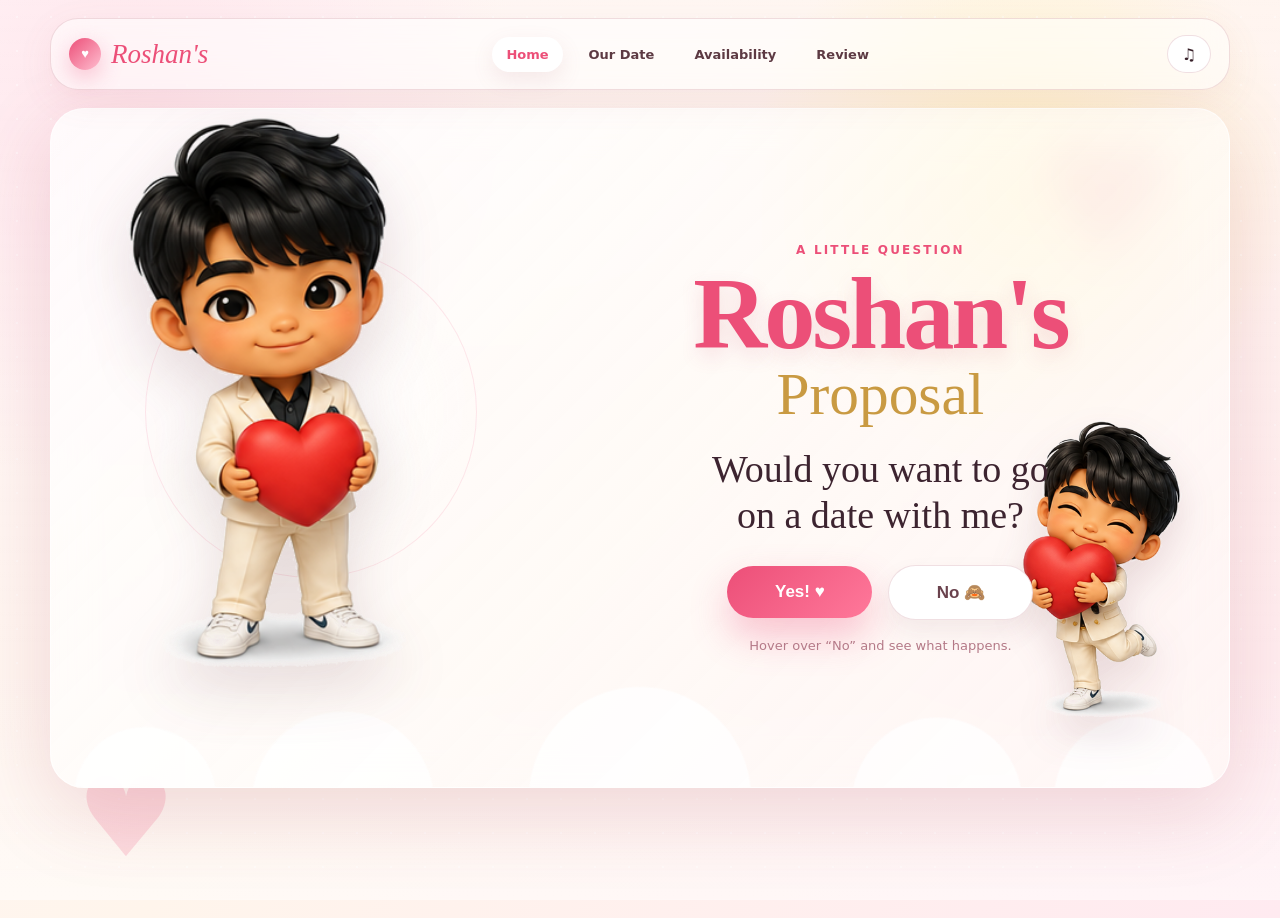
<file: index.html>
<!DOCTYPE html>
<html lang="en">
<head>
  <meta charset="UTF-8" />
  <meta name="viewport" content="width=device-width, initial-scale=1.0" />
  <title>Roshan's Proposal</title>
  <link rel="stylesheet" href="assets/css/style.css" />
</head>
<body>
  <div class="gradient-bg"></div><div class="sparkle-layer"></div>
  <main class="app-shell">
    <nav class="topbar">
      <a class="brand" href="index.html"><span class="brand-orb"></span><span>Roshan's</span></a>
      <div class="nav-links"><a class="active" href="index.html">Home</a><a href="cuisine.html">Our Date</a><a href="availability.html">Availability</a><a href="review.html">Review</a></div>
      <span class="music-pill">♫</span>
    </nav>

    <section class="glass-card hero-card">
      <div class="clouds"></div>
      <div class="hero-visual">
        <img class="main-chibi" src="assets/img/chibi/heart_stand.png" alt="Animated Roshan holding a heart" />
      </div>
      <div class="hero-copy">
        <p class="eyebrow">A little question</p>
        <h1 class="script-title">Roshan's <span>Proposal</span></h1>
        <p class="question">Would you want to go<br />on a date with me?</p>
        <div class="button-row">
          <button id="yesBtn" class="btn btn-primary" type="button">Yes! ♥</button>
          <button id="noBtn" class="btn btn-ghost" type="button">No 🙈</button>
        </div>
        <p class="hint">Hover over “No” and see what happens.</p>
      </div>
      <img class="mini-chibi mini-heart" src="assets/img/chibi/heart_hug.png" alt="Mini chibi hugging heart" />
    </section>
  </main>
  <script src="config.js"></script>
  <script src="assets/js/app.js"></script>
</body>
</html>
</file>
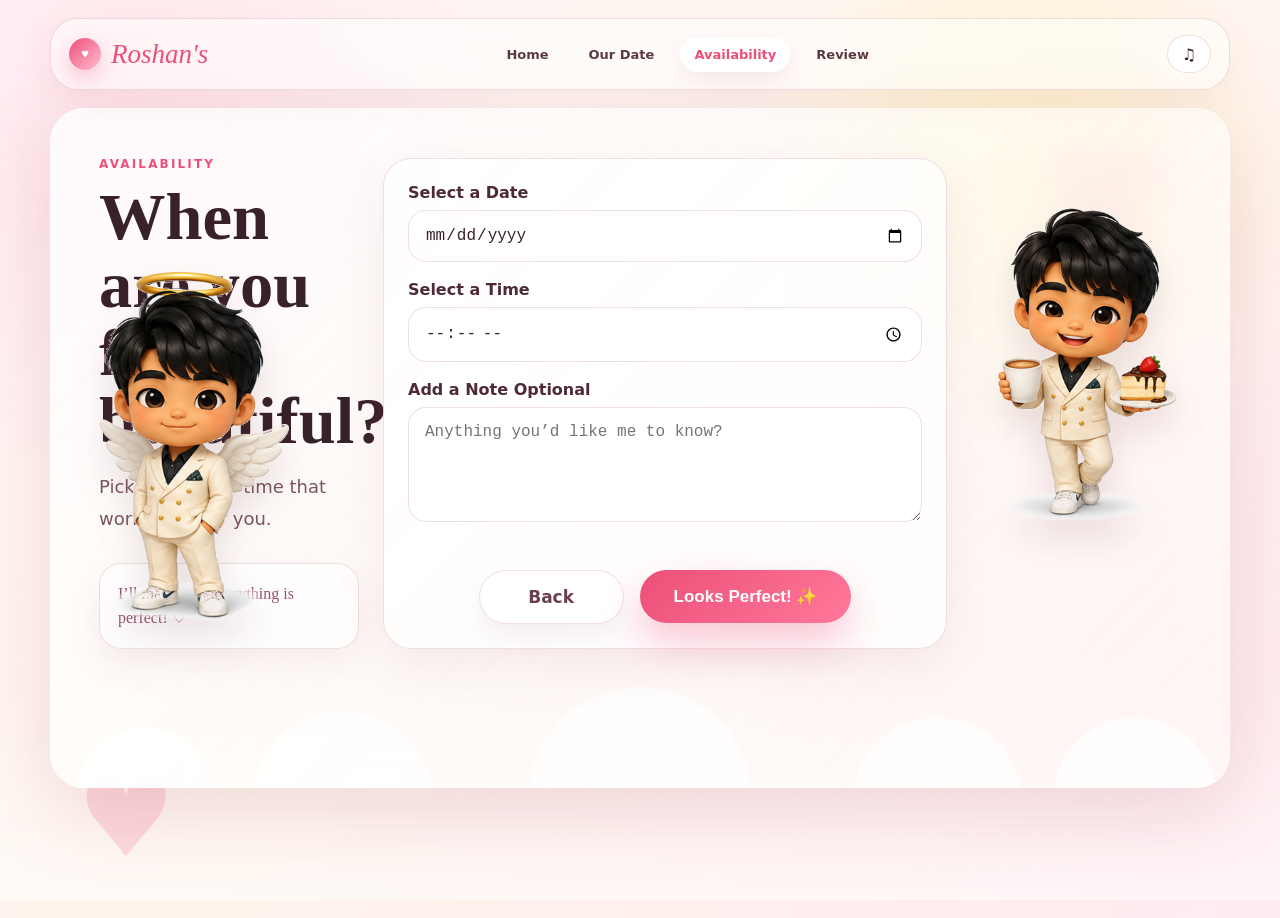
<file: availability.html>
<!DOCTYPE html>
<html lang="en">
<head>
  <meta charset="UTF-8" />
  <meta name="viewport" content="width=device-width, initial-scale=1.0" />
  <title>Roshan's Proposal | Availability</title>
  <link rel="stylesheet" href="assets/css/style.css" />
</head>
<body>
  <div class="gradient-bg"></div><div class="sparkle-layer"></div>
  <main class="app-shell">
    <nav class="topbar">
      <a class="brand" href="index.html"><span class="brand-orb"></span><span>Roshan's</span></a>
      <div class="nav-links"><a href="index.html">Home</a><a href="cuisine.html">Our Date</a><a class="active" href="availability.html">Availability</a><a href="review.html">Review</a></div>
      <span class="music-pill">♫</span>
    </nav>

    <section class="glass-card">
      <div class="clouds"></div>
      <div class="page-grid">
        <div class="page-copy">
          <p class="eyebrow">Availability</p>
          <h1>When are you free, beautiful?</h1>
          <p class="subtitle">Pick a date and time that works best for you.</p>
          <img class="mini-chibi mini-angel" src="assets/img/chibi/angel.png" alt="Angel chibi" />
          <div class="small-card">I’ll make sure everything is perfect! ♡</div>
        </div>
        <div class="form-card">
          <div class="field"><label class="field-label" for="dateInput">Select a Date</label><input class="input" id="dateInput" type="date" /></div>
          <div class="field"><label class="field-label" for="timeInput">Select a Time</label><input class="input" id="timeInput" type="time" /></div>
          <div class="field"><label class="field-label" for="noteInput">Add a Note Optional</label><textarea class="input" id="noteInput" placeholder="Anything you’d like me to know?"></textarea></div>
          <p class="status" id="statusText"></p>
          <div class="action-row"><a class="btn btn-ghost" href="cuisine.html">Back</a><button id="toReview" class="btn btn-primary" type="button">Looks Perfect! ✨</button></div>
        </div>
        <div class="side-deco"><img class="mini-chibi mini-dessert" src="assets/img/chibi/dessert.png" alt="Chibi with dessert" /></div>
      </div>
    </section>
  </main>
  <script src="config.js"></script><script src="assets/js/app.js"></script>
</body>
</html>
</file>
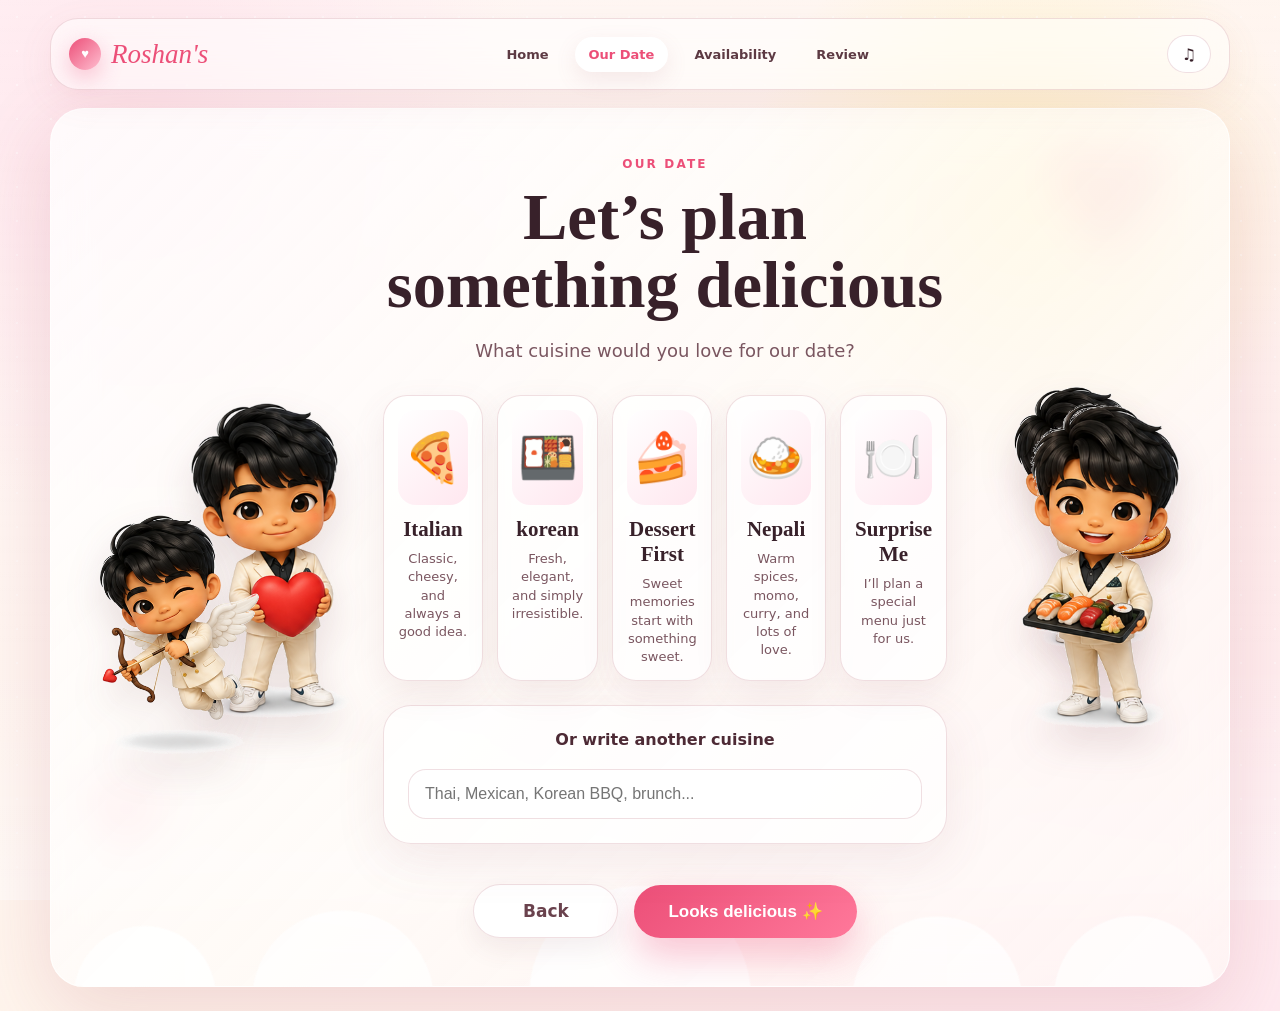
<file: cuisine.html>
<!DOCTYPE html>
<html lang="en">
<head>
  <meta charset="UTF-8" />
  <meta name="viewport" content="width=device-width, initial-scale=1.0" />
  <title>Roshan's Proposal | Cuisine</title>
  <link rel="stylesheet" href="assets/css/style.css" />
</head>
<body>
  <div class="gradient-bg"></div><div class="sparkle-layer"></div>
  <main class="app-shell">
    <nav class="topbar">
      <a class="brand" href="index.html"><span class="brand-orb"></span><span>Roshan's</span></a>
      <div class="nav-links"><a href="index.html">Home</a><a class="active" href="cuisine.html">Our Date</a><a href="availability.html">Availability</a><a href="review.html">Review</a></div>
      <span class="music-pill">♫</span>
    </nav>

    <section class="glass-card">
      <div class="clouds"></div>
      <div class="page-grid">
        <div class="side-deco">
          <img class="mini-chibi mini-heart" src="assets/img/chibi/heart_stand.png" alt="Chibi with heart" />
          <img class="mini-chibi mini-cupid" src="assets/img/chibi/cupid_fly.png" alt="Chibi cupid" />
        </div>
        <div class="page-copy" style="text-align:center;">
          <p class="eyebrow">Our date</p>
          <h1>Let’s plan something delicious</h1>
          <p class="subtitle">What cuisine would you love for our date?</p>

          <div class="options-grid">
            <article class="option-card" data-cuisine="Italian"><div class="food-img">🍕</div><h3>Italian</h3><p>Classic, cheesy, and always a good idea.</p></article>
            <article class="option-card" data-cuisine="Korean"><div class="food-img">🍱</div><h3>korean</h3><p>Fresh, elegant, and simply irresistible.</p></article>
            <article class="option-card" data-cuisine="Dessert First"><div class="food-img">🍰</div><h3>Dessert First</h3><p>Sweet memories start with something sweet.</p></article>
            <article class="option-card" data-cuisine="Nepali"><div class="food-img">🍛</div><h3> Nepali</h3><p>Warm spices, momo, curry, and lots of love.</p></article>
            <article class="option-card" data-cuisine="Surprise Me"><div class="food-img">🍽️</div><h3>Surprise Me</h3><p>I’ll plan a special menu just for us.</p></article>
          </div>

          <div class="custom-box">
            <label class="field-label" for="customCuisine">Or write another cuisine</label>
            <input class="input" id="customCuisine" type="text" placeholder="Thai, Mexican, Korean BBQ, brunch..." />
          </div>

          <p class="status" id="statusText"></p>
          <div class="action-row"><a class="btn btn-ghost" href="index.html">Back</a><button id="toAvailability" class="btn btn-primary" type="button">Looks delicious ✨</button></div>
        </div>
        <div class="side-deco"><img class="mini-chibi mini-pizza" src="assets/img/chibi/pizza.png" alt="Chibi holding pizza" /><img class="mini-chibi mini-sushi" src="assets/img/chibi/sushi.png" alt="Chibi holding sushi" /></div>
      </div>
    </section>
  </main>
  <script src="config.js"></script><script src="assets/js/app.js"></script>
</body>
</html>
</file>
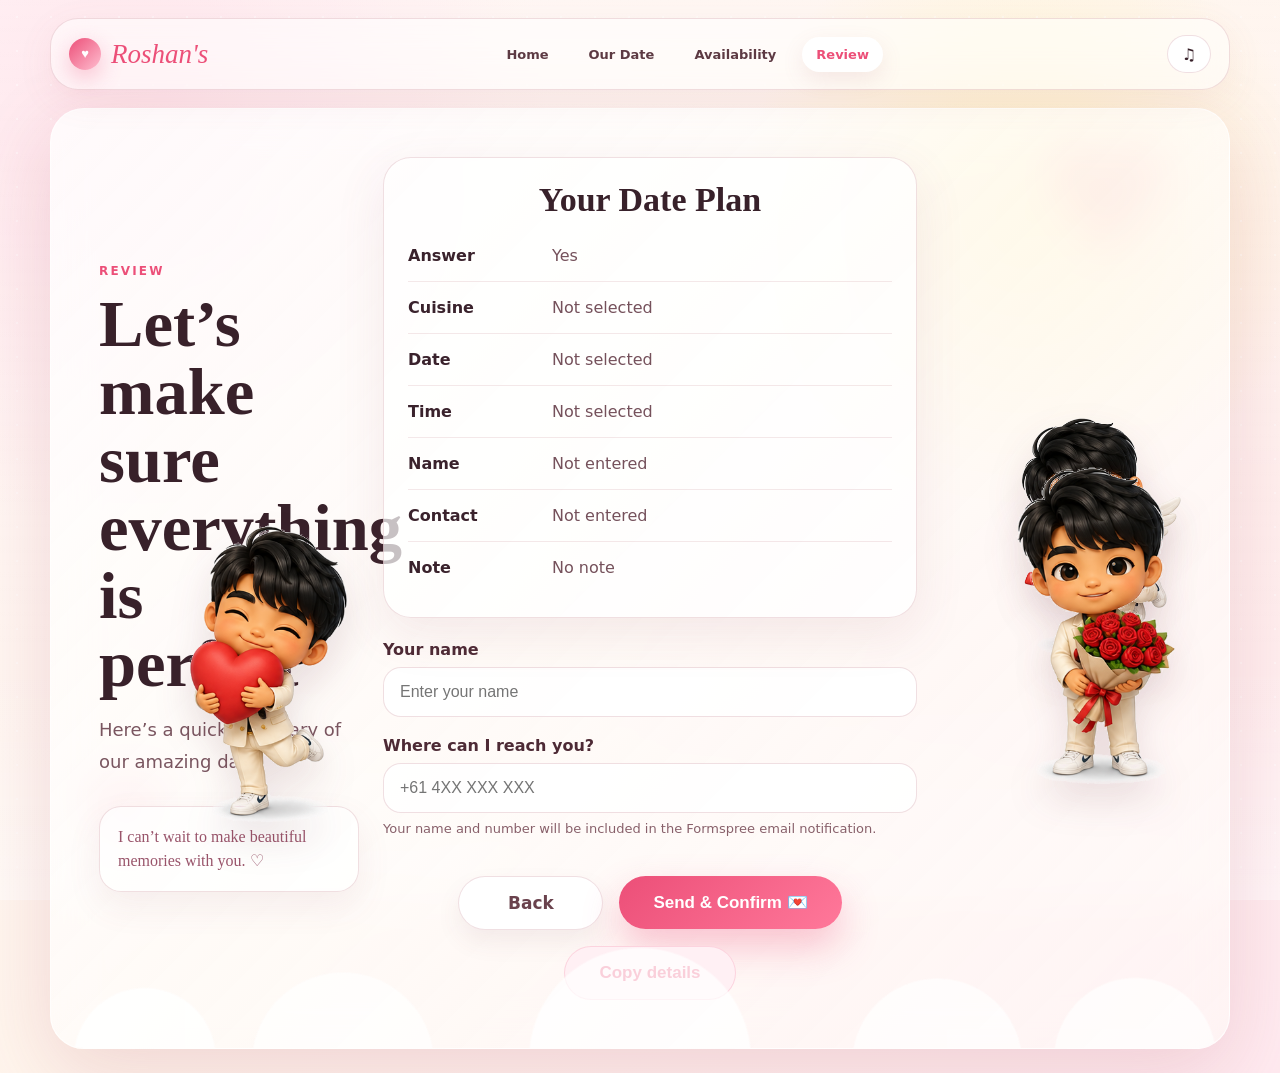
<file: review.html>
<!DOCTYPE html>
<html lang="en">
<head>
  <meta charset="UTF-8" />
  <meta name="viewport" content="width=device-width, initial-scale=1.0" />
  <title>Roshan's Proposal | Review</title>
  <link rel="stylesheet" href="assets/css/style.css" />
</head>
<body>
  <div class="gradient-bg"></div>
  <div class="sparkle-layer"></div>

  <main class="app-shell">
    <nav class="topbar">
      <a class="brand" href="index.html">
        <span class="brand-orb"></span>
        <span>Roshan's</span>
      </a>

      <div class="nav-links">
        <a href="index.html">Home</a>
        <a href="cuisine.html">Our Date</a>
        <a href="availability.html">Availability</a>
        <a class="active" href="review.html">Review</a>
      </div>

      <span class="music-pill">♫</span>
    </nav>

    <section class="glass-card review-card">
      <div class="clouds"></div>

      <div class="review-layout">
        <div class="page-copy">
          <p class="eyebrow">Review</p>
          <h1>Let’s make sure everything is perfect</h1>
          <p class="subtitle">Here’s a quick summary of our amazing date.</p>

          <img
            class="mini-chibi mini-heart"
            src="assets/img/chibi/heart_hug.png"
            alt="Chibi hugging heart"
          />

          <div class="small-card">
            I can’t wait to make beautiful memories with you. ♡
          </div>
        </div>

        <form
          name="date-plan"
          id="datePlanForm"
          method="POST"
          action="https://formspree.io/f/mojbokgq"
        >
          <div class="summary-box">
            <h2 style="text-align:center;font-size:34px;margin-bottom:12px;">
              Your Date Plan
            </h2>

            <div class="summary-row">
              <strong>Answer</strong>
              <span>Yes</span>
            </div>

            <div class="summary-row">
              <strong>Cuisine</strong>
              <span id="summaryCuisine">Not selected</span>
            </div>

            <div class="summary-row">
              <strong>Date</strong>
              <span id="summaryDate">Not selected</span>
            </div>

            <div class="summary-row">
              <strong>Time</strong>
              <span id="summaryTime">Not selected</span>
            </div>

            <div class="summary-row">
              <strong>Name</strong>
              <span id="summaryName">Not entered</span>
            </div>

            <div class="summary-row">
              <strong>Contact</strong>
              <span id="summaryContact">Not entered</span>
            </div>

            <div class="summary-row">
              <strong>Note</strong>
              <span id="summaryNote">No note</span>
            </div>
          </div>

          <div class="review-contact">
            <label class="field-label" for="nameInput">Your name</label>
            <input
              class="input"
              id="nameInput"
              name="name"
              type="text"
              placeholder="Enter your name"
              autocomplete="name"
              required
            />

            <br><br>

            <label class="field-label" for="contactInput">Where can I reach you?</label>
            <input
              class="input"
              id="contactInput"
              name="contact"
              type="tel"
              placeholder="+61 4XX XXX XXX"
              autocomplete="tel"
              required
            />

            <p class="field-help">
              Your name and number will be included in the Formspree email notification.
            </p>
          </div>

          <input type="hidden" name="_subject" value="New date proposal response" />
          <input type="hidden" name="answer" id="fsAnswer" value="Yes" />
          <input type="hidden" name="cuisine" id="fsCuisine" />
          <input type="hidden" name="date" id="fsDate" />
          <input type="hidden" name="time" id="fsTime" />
          <input type="hidden" name="person_name" id="fsName" />
          <input type="hidden" name="contact_number" id="fsContact" />
          <input type="hidden" name="note" id="fsNote" />
          <input type="hidden" name="message" id="fsMessage" />

          <p class="status" id="statusText"></p>

          <div class="action-row">
            <a class="btn btn-ghost" href="availability.html">Back</a>
            <button class="btn btn-primary" id="submitPlanBtn" type="submit">
              Send & Confirm 💌
            </button>
            <button class="btn btn-soft" id="copyPlanBtn" type="button">
              Copy details
            </button>
          </div>
        </form>

        <div class="side-deco">
          <img
            class="mini-chibi mini-cupid"
            src="assets/img/chibi/cupid_fly.png"
            alt="Cupid chibi"
          />

          <img
            class="mini-chibi mini-bouquet"
            src="assets/img/chibi/bouquet.png"
            alt="Chibi with bouquet"
          />
        </div>
      </div>
    </section>
  </main>

  <script src="config.js"></script>
  <script src="assets/js/app.js"></script>
</body>
</html>
</file>
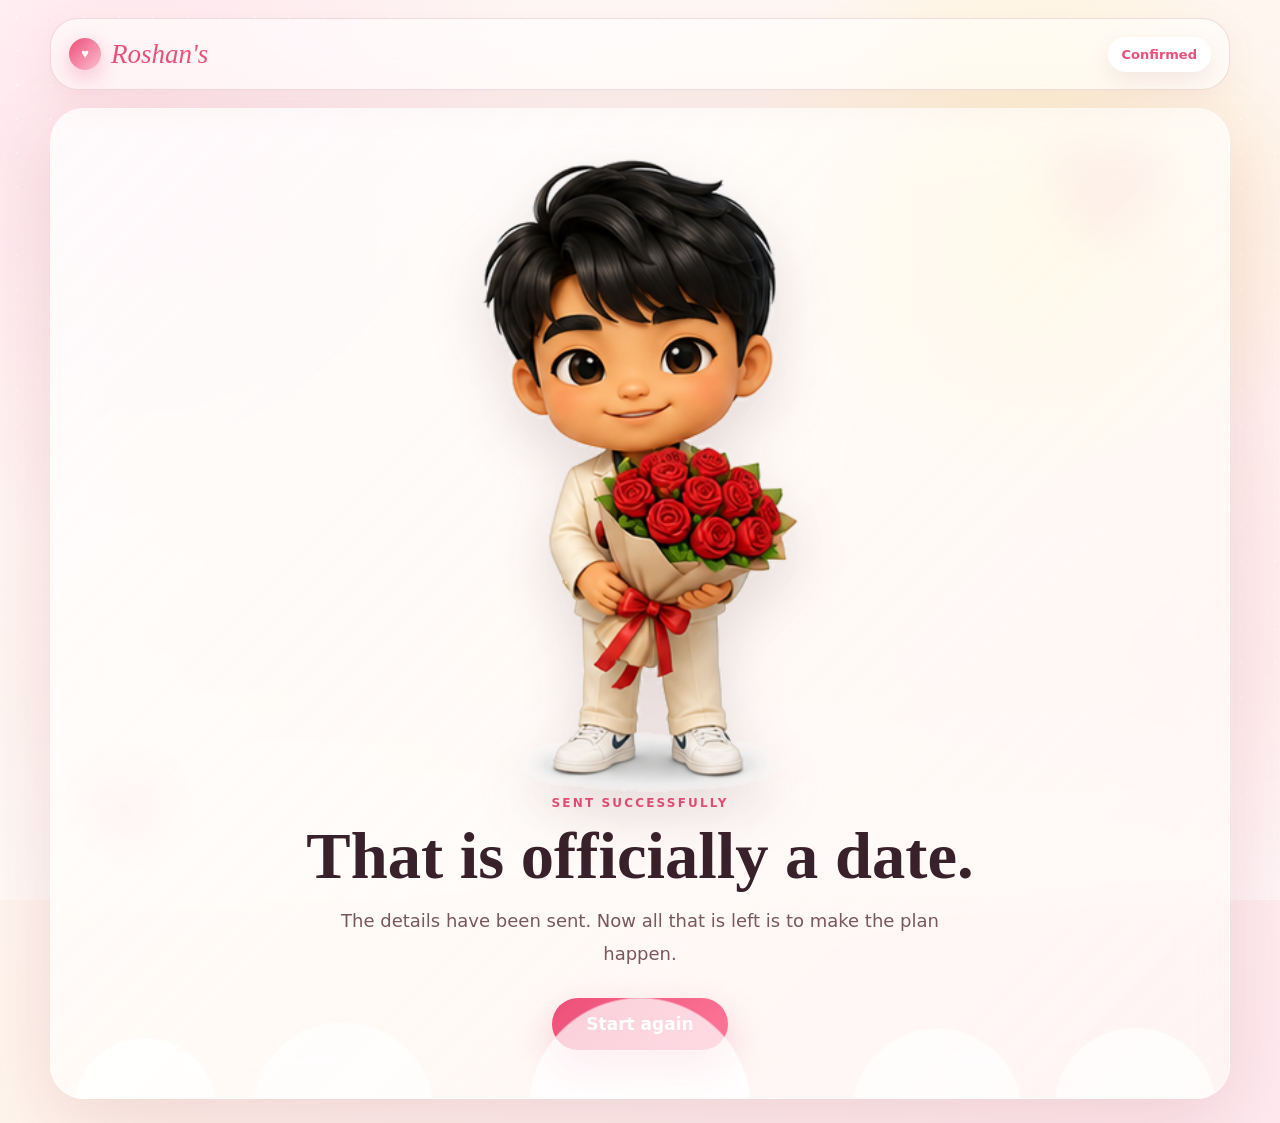
<file: success.html>
<!DOCTYPE html>
<html lang="en">
<head>
  <meta charset="UTF-8" />
  <meta name="viewport" content="width=device-width, initial-scale=1.0" />
  <title>Roshan's Proposal | Sent</title>
  <link rel="stylesheet" href="assets/css/style.css" />
</head>
<body>
  <div class="gradient-bg"></div><div class="sparkle-layer"></div>
  <main class="app-shell">
    <nav class="topbar"><a class="brand" href="index.html"><span class="brand-orb"></span><span>Roshan's</span></a><span class="step-pill">Confirmed</span></nav>
    <section class="glass-card success-card">
      <div class="clouds"></div>
      <img class="main-chibi" src="assets/img/chibi/bouquet.png" alt="Chibi with flowers" />
      <p class="eyebrow">Sent successfully</p>
      <h1>That is officially a date.</h1>
      <p class="subtitle">The details have been sent. Now all that is left is to make the plan happen.</p>
      <a class="btn btn-primary" href="index.html">Start again</a>
    </section>
  </main>
  <script src="assets/js/app.js"></script>
</body>
</html>
</file>
<file: assets/css/style.css>
/* ===============================
   ROSHAN'S PROPOSAL WEBSITE CSS
   Organised Version
================================ */

/* ---------- Theme Variables ---------- */
:root {
  --pink: #ec4f78;
  --pink-2: #ff8fab;
  --soft: #fff7f3;
  --cream: #fffaf1;
  --gold: #c99a42;
  --ink: #38212a;
  --muted: #7a5660;
  --glass: rgba(255, 255, 255, 0.68);
  --line: rgba(188, 112, 124, 0.22);
  --shadow: 0 24px 80px rgba(172, 74, 97, 0.18);
}

/* ---------- Reset ---------- */
* {
  box-sizing: border-box;
  margin: 0;
  padding: 0;
}

html {
  scroll-behavior: smooth;
}

body {
  min-height: 100vh;
  font-family: Inter, ui-sans-serif, system-ui, -apple-system, BlinkMacSystemFont, "Segoe UI", sans-serif;
  color: var(--ink);
  background:
    radial-gradient(circle at 10% 10%, #ffe1e9, transparent 28%),
    radial-gradient(circle at 80% 20%, #fff1bd, transparent 22%),
    linear-gradient(135deg, #fff7f8, #fff5ec 48%, #ffeaf0);
  overflow-x: hidden;
}

a {
  color: inherit;
  text-decoration: none;
}

.hidden {
  display: none !important;
}

/* ---------- Background Effects ---------- */
body::before {
  content: "";
  position: fixed;
  inset: 0;
  background-image: radial-gradient(circle, rgba(255, 255, 255, 0.9) 0 1px, transparent 1.5px);
  background-size: 34px 34px;
  opacity: 0.45;
  pointer-events: none;
  z-index: -2;
}

body::after {
  content: "";
  position: fixed;
  inset: 0;
  background: linear-gradient(
    0deg,
    rgba(255, 255, 255, 0.5),
    transparent 28%,
    rgba(255, 255, 255, 0.2)
  );
  pointer-events: none;
  z-index: -1;
}

.gradient-bg,
.sparkle-layer {
  position: fixed;
  inset: 0;
  pointer-events: none;
  overflow: hidden;
}

.sparkle-layer::before,
.sparkle-layer::after {
  content: "♥";
  position: absolute;
  color: rgba(236, 79, 120, 0.18);
  font-size: 160px;
  filter: blur(0.2px);
  animation: floaty 8s ease-in-out infinite;
}

.sparkle-layer::before {
  top: 12%;
  right: 8%;
}

.sparkle-layer::after {
  bottom: 2%;
  left: 6%;
  font-size: 110px;
  animation-delay: 2s;
}

.clouds {
  position: absolute;
  left: -30px;
  right: -30px;
  bottom: -80px;
  height: 230px;
  background:
    radial-gradient(circle at 10% 70%, rgba(255, 255, 255, 0.9) 0 70px, transparent 72px),
    radial-gradient(circle at 26% 72%, rgba(255, 255, 255, 0.8) 0 90px, transparent 92px),
    radial-gradient(circle at 50% 70%, rgba(255, 255, 255, 0.86) 0 110px, transparent 112px),
    radial-gradient(circle at 74% 72%, rgba(255, 255, 255, 0.82) 0 84px, transparent 86px),
    radial-gradient(circle at 90% 70%, rgba(255, 255, 255, 0.8) 0 80px, transparent 82px);
  opacity: 0.85;
  pointer-events: none;
}

/* ---------- Main Layout ---------- */
.app-shell {
  width: min(1180px, calc(100% - 28px));
  margin: 18px auto 24px;
  min-height: calc(100vh - 42px);
  position: relative;
}

.glass-card {
  position: relative;
  margin-top: 18px;
  min-height: 680px;
  border: 1px solid rgba(255, 255, 255, 0.72);
  border-radius: 34px;
  background: linear-gradient(135deg, rgba(255, 255, 255, 0.78), rgba(255, 250, 247, 0.58));
  backdrop-filter: blur(22px);
  box-shadow: var(--shadow);
  overflow: hidden;
  padding: 48px;
}

.hero-card {
  display: grid;
  grid-template-columns: 0.95fr 1.25fr;
  align-items: center;
  gap: 24px;
}

.page-grid {
  display: grid;
  grid-template-columns: 260px 1fr 210px;
  gap: 24px;
  align-items: center;
}

.review-layout {
  display: grid;
  grid-template-columns: 260px 1fr 240px;
  gap: 24px;
  align-items: center;
}

/* ---------- Top Navigation ---------- */
.topbar {
  height: 72px;
  display: flex;
  align-items: center;
  justify-content: space-between;
  gap: 18px;
  padding: 12px 18px;
  border: 1px solid var(--line);
  background: rgba(255, 255, 255, 0.55);
  backdrop-filter: blur(18px);
  border-radius: 28px;
  box-shadow: 0 10px 36px rgba(174, 96, 111, 0.08);
  position: relative;
  z-index: 20;
}

.brand {
  display: flex;
  align-items: center;
  gap: 10px;
  font-family: Georgia, serif;
  font-size: 27px;
  color: var(--pink);
  font-style: italic;
}

.brand-orb {
  width: 32px;
  height: 32px;
  border-radius: 50%;
  background: linear-gradient(135deg, var(--pink), #ffbed0);
  box-shadow: 0 8px 22px rgba(236, 79, 120, 0.32);
  position: relative;
}

.brand-orb::after {
  content: "♥";
  position: absolute;
  inset: 0;
  display: grid;
  place-items: center;
  color: #fff;
  font-size: 13px;
}

.nav-links {
  display: flex;
  gap: 12px;
  align-items: center;
}

.nav-links a,
.step-pill {
  font-size: 13px;
  font-weight: 700;
  padding: 10px 14px;
  border-radius: 999px;
  color: #5d3a43;
}

.nav-links a.active,
.step-pill {
  background: #fff;
  color: var(--pink);
  box-shadow: 0 8px 22px rgba(174, 96, 111, 0.12);
}

.music-pill {
  border: 1px solid var(--line);
  background: #fff;
  min-width: 44px;
  height: 38px;
  border-radius: 999px;
  display: grid;
  place-items: center;
}

/* ---------- Typography ---------- */
.eyebrow {
  text-transform: uppercase;
  letter-spacing: 0.18em;
  color: var(--pink);
  font-size: 12px;
  font-weight: 900;
  margin-bottom: 12px;
}

h1 {
  font-family: Georgia, serif;
  font-size: clamp(38px, 5.2vw, 72px);
  line-height: 1.02;
  margin-bottom: 16px;
}

h2 {
  font-family: Georgia, serif;
  font-size: clamp(32px, 4.2vw, 54px);
  line-height: 1.05;
}

.subtitle {
  font-size: 18px;
  line-height: 1.8;
  color: var(--muted);
  max-width: 650px;
  margin: 0 auto 28px;
}

.question {
  font-family: Georgia, serif;
  font-size: clamp(24px, 3vw, 38px);
  line-height: 1.22;
  margin: 26px auto;
  color: #3d2430;
}

/* ---------- Hero Section ---------- */
.hero-visual,
.side-deco {
  position: relative;
  z-index: 3;
  min-height: 480px;
}

.hero-visual::before {
  content: "";
  position: absolute;
  width: 330px;
  height: 330px;
  border: 1px solid rgba(236, 79, 120, 0.12);
  border-radius: 50%;
  left: 10%;
  top: 8%;
  background: radial-gradient(circle, rgba(255, 255, 255, 0.56), transparent 68%);
}

.hero-copy {
  position: relative;
  z-index: 5;
  text-align: center;
  padding: 24px;
}

.script-title {
  font-family: Georgia, serif;
  font-size: clamp(56px, 8vw, 116px);
  line-height: 0.88;
  letter-spacing: -3px;
  color: var(--pink);
  text-shadow: 0 8px 20px rgba(199, 68, 92, 0.16);
}

.script-title span {
  display: block;
  font-family: "Brush Script MT", cursive;
  font-size: 0.58em;
  color: var(--gold);
  font-weight: 400;
  margin-top: 8px;
  letter-spacing: 0;
  text-shadow: none;
}

.hint {
  font-size: 13px;
  color: #b57a88;
  margin-top: 18px;
}

/* ---------- Chibi Images ---------- */
.main-chibi {
  position: absolute;
  left: 6%;
  bottom: 20px;
  width: min(280px, 70%);
  filter: drop-shadow(0 24px 28px rgba(96, 42, 55, 0.16));
  animation: bob 3.8s ease-in-out infinite;
}

.mini-chibi {
  position: absolute;
  width: 160px;
  filter: drop-shadow(0 18px 18px rgba(96, 42, 55, 0.14));
  z-index: 4;
}

.mini-heart {
  right: 4%;
  bottom: 70px;
}

.mini-pizza {
  right: 4%;
  top: 78px;
}

.mini-sushi {
  right: 0;
  bottom: 60px;
}

.mini-cupid {
  left: 0;
  bottom: 34px;
}

.mini-bouquet {
  left: 0;
  bottom: 24px;
}

.mini-dessert {
  right: 2%;
  bottom: 122px;
  width: 180px;
}

.mini-angel {
  left: 0;
  bottom: 28px;
  width: 190px;
}

.review-card .mini-cupid {
  right: 0;
  left: auto;
  top: 80px;
}

.review-card .mini-bouquet {
  right: 2%;
  left: auto;
  bottom: 34px;
}

/* ---------- Buttons ---------- */
.button-row,
.action-row {
  display: flex;
  align-items: center;
  justify-content: center;
  gap: 16px;
  flex-wrap: wrap;
}

.btn {
  border: 0;
  border-radius: 999px;
  padding: 16px 34px;
  font-size: 17px;
  font-weight: 900;
  cursor: pointer;
  transition: 0.22s ease;
  display: inline-flex;
  align-items: center;
  justify-content: center;
  min-width: 145px;
}

.btn:hover {
  transform: translateY(-3px);
}

.btn-primary {
  background: linear-gradient(135deg, var(--pink), #ff789a);
  color: white;
  box-shadow: 0 18px 38px rgba(236, 79, 120, 0.32);
}

.btn-ghost {
  background: #fff;
  color: #6a424d;
  border: 1px solid var(--line);
  box-shadow: 0 12px 24px rgba(119, 65, 78, 0.08);
}

.btn-soft {
  background: #fff0f4;
  color: var(--pink);
  border: 1px solid rgba(236, 79, 120, 0.18);
}

#noBtn {
  position: relative;
  z-index: 50;
}

/* ---------- Cuisine Page ---------- */
.page-copy {
  position: relative;
  z-index: 4;
}

.options-grid {
  position: relative;
  z-index: 6;
  display: grid;
  grid-template-columns: repeat(5, 1fr);
  gap: 14px;
}

.option-card {
  background: rgba(255, 255, 255, 0.74);
  border: 1px solid var(--line);
  border-radius: 24px;
  padding: 14px;
  text-align: center;
  cursor: pointer;
  box-shadow: 0 12px 32px rgba(151, 86, 98, 0.1);
  transition: 0.22s ease;
  min-height: 240px;
}

.option-card:hover,
.option-card.selected {
  transform: translateY(-7px);
  border-color: var(--gold);
  box-shadow: 0 18px 40px rgba(151, 86, 98, 0.18);
}

.food-img {
  width: 100%;
  height: 95px;
  border-radius: 18px;
  display: grid;
  place-items: center;
  font-size: 48px;
  background: linear-gradient(135deg, #fff, #ffe7ef);
  margin-bottom: 12px;
}

.option-card h3 {
  font-family: Georgia, serif;
  font-size: 21px;
  margin-bottom: 8px;
}

.option-card p {
  font-size: 13px;
  line-height: 1.4;
  color: var(--muted);
}

.custom-box {
  position: relative;
  z-index: 5;
  background: rgba(255, 255, 255, 0.72);
  border: 1px solid var(--line);
  border-radius: 28px;
  padding: 24px;
  box-shadow: 0 16px 50px rgba(151, 86, 98, 0.11);
  margin: 24px auto 0;
  width: min(620px, 100%);
  text-align: center;
}

.custom-box input {
  margin-top: 12px;
}

/* ---------- Forms ---------- */
.form-card {
  position: relative;
  z-index: 5;
  background: rgba(255, 255, 255, 0.72);
  border: 1px solid var(--line);
  border-radius: 28px;
  padding: 24px;
  box-shadow: 0 16px 50px rgba(151, 86, 98, 0.11);
  width: min(580px, 100%);
  margin: auto;
}

.field {
  margin-bottom: 18px;
}

.field-label {
  display: block;
  font-weight: 900;
  margin-bottom: 8px;
  color: #4d2a35;
}

.input,
select,
textarea {
  width: 100%;
  border: 1px solid var(--line);
  border-radius: 18px;
  background: rgba(255, 255, 255, 0.86);
  padding: 15px 16px;
  font-size: 16px;
  outline: none;
  color: var(--ink);
  transition: 0.2s ease;
}

.input:focus,
select:focus,
textarea:focus {
  border-color: var(--pink);
  box-shadow: 0 0 0 5px rgba(236, 79, 120, 0.1);
}

textarea {
  min-height: 115px;
  resize: vertical;
}

.status {
  min-height: 26px;
  text-align: center;
  color: var(--pink);
  font-weight: 800;
  margin-top: 14px;
}

.field-help {
  font-size: 13px;
  color: #88606a;
  margin-top: 8px;
}

/* ---------- Review Page ---------- */
.summary-box {
  position: relative;
  z-index: 5;
  background: rgba(255, 255, 255, 0.72);
  border: 1px solid var(--line);
  border-radius: 28px;
  padding: 24px;
  box-shadow: 0 16px 50px rgba(151, 86, 98, 0.11);
  width: min(560px, 100%);
  margin: auto;
}

.summary-row {
  display: grid;
  grid-template-columns: 130px 1fr;
  gap: 14px;
  padding: 16px 0;
  border-bottom: 1px solid rgba(188, 112, 124, 0.16);
  align-items: start;
}

.summary-row:last-child {
  border-bottom: 0;
}

.summary-row strong {
  color: #3a222c;
}

.summary-row span {
  color: #75515b;
}

.review-contact {
  margin: 22px auto 0;
  width: min(560px, 100%);
}

/* ---------- Small Cards ---------- */
.small-card {
  background: rgba(255, 255, 255, 0.66);
  border: 1px solid var(--line);
  border-radius: 22px;
  padding: 18px;
  color: #99546a;
  font-family: Georgia, serif;
  line-height: 1.5;
  box-shadow: 0 14px 34px rgba(151, 86, 98, 0.09);
}

/* ---------- Success Page ---------- */
.success-card {
  text-align: center;
  display: grid;
  place-items: center;
}

.success-card .main-chibi {
  position: relative;
  left: auto;
  bottom: auto;
  width: min(320px, 70%);
  margin-bottom: 4px;
}

/* ---------- Falling Petals ---------- */
.petal {
  position: fixed;
  top: -30px;
  color: rgba(236, 79, 120, 0.45);
  font-size: 22px;
  animation: fall linear forwards;
  z-index: 1;
  pointer-events: none;
}

/* ---------- Animations ---------- */
@keyframes floaty {
  50% {
    transform: translateY(-22px) rotate(8deg);
  }
}

@keyframes bob {
  50% {
    transform: translateY(-12px);
  }
}

@keyframes fall {
  to {
    transform: translateY(110vh) rotate(360deg);
    opacity: 0;
  }
}

/* ---------- Tablet Responsive ---------- */
@media (max-width: 980px) {
  .hero-card,
  .page-grid,
  .review-layout {
    grid-template-columns: 1fr;
  }

  .hero-visual {
    min-height: 360px;
  }

  .main-chibi {
    left: 50%;
    transform: translateX(-50%);
    width: 300px;
    animation: bobMobile 3.8s ease-in-out infinite;
  }

  .options-grid {
    grid-template-columns: repeat(2, 1fr);
  }

  .mini-chibi {
    position: relative;
    inset: auto !important;
    width: 140px;
    margin: 10px auto;
  }

  .side-deco {
    display: flex;
    min-height: auto;
    justify-content: center;
    gap: 8px;
  }

  .review-layout .side-deco {
    display: none;
  }

  .glass-card {
    padding: 28px;
    min-height: auto;
  }

  .nav-links {
    display: none;
  }

  .topbar {
    height: auto;
  }

  .brand {
    font-size: 22px;
  }

  @keyframes bobMobile {
    50% {
      transform: translateX(-50%) translateY(-12px);
    }
  }
}

/* ---------- Mobile Responsive ---------- */
@media (max-width: 560px) {
  .app-shell {
    width: min(100% - 18px, 1180px);
    margin: 9px auto;
  }

  .glass-card {
    border-radius: 24px;
    padding: 22px;
  }

  .options-grid {
    grid-template-columns: 1fr;
  }

  .script-title {
    font-size: 56px;
  }

  .question {
    font-size: 25px;
  }

  .btn {
    width: 100%;
  }

  .summary-row {
    grid-template-columns: 1fr;
    gap: 4px;
  }

  .main-chibi {
    width: 250px;
  }

  .hero-visual {
    min-height: 310px;
  }
}
</file>
